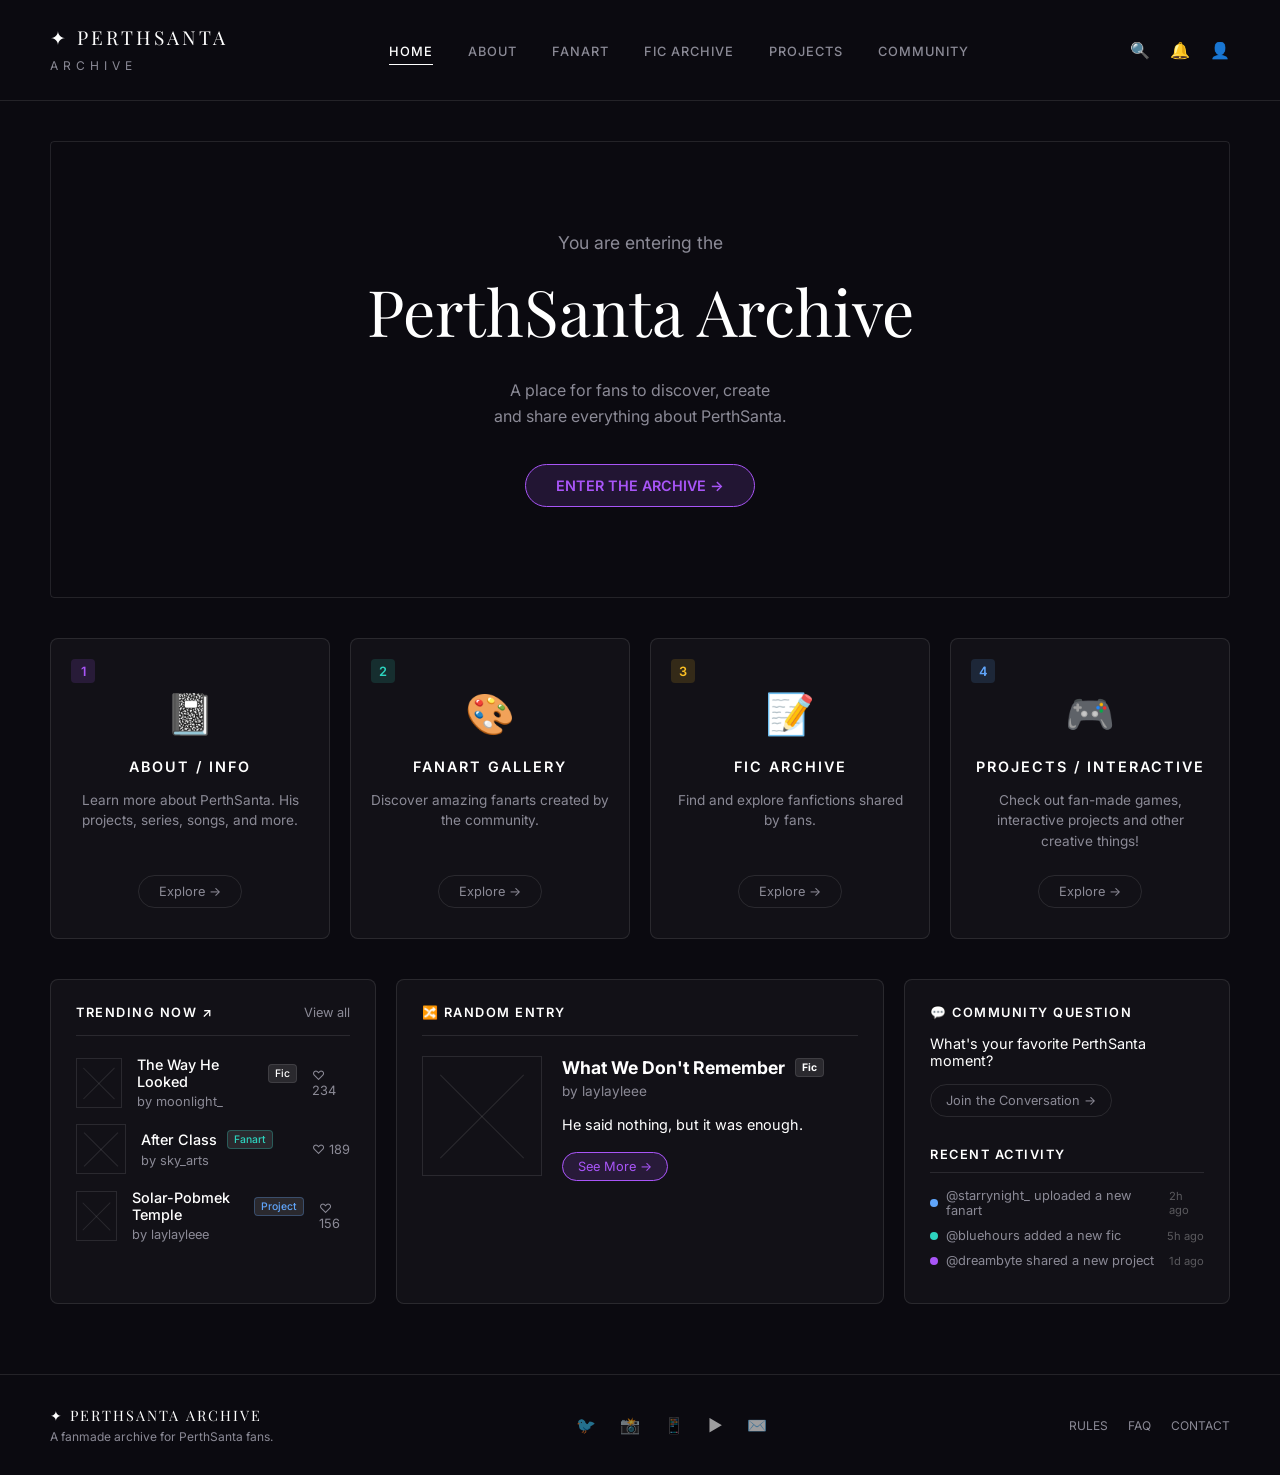
<file: index.html>
<!DOCTYPE html>
<html lang="en">
<head>
    <meta charset="UTF-8">
    <meta name="viewport" content="width=device-width, initial-scale=1.0">
    <title>PerthSanta Archive</title>
    <link rel="stylesheet" href="style.css">
    <link href="https://fonts.googleapis.com/css2?family=Playfair+Display:ital,wght@0,400;0,700;1,400&family=Inter:wght@300;400;500;600&display=swap" rel="stylesheet">
</head>
<body>

    <nav class="navbar">
        <div class="logo">✦ PERTHSANTA <br><span>ARCHIVE</span></div>
        <ul class="nav-links">
            <li><a href="index.html" class="active">HOME</a></li>
            <li><a href="about.html">ABOUT</a></li>
            <li><a href="fanart.html">FANART</a></li>
            <li><a href="fic.html">FIC ARCHIVE</a></li>
            <li><a href="projects.html">PROJECTS</a></li>
            <li><a href="community.html">COMMUNITY</a></li>
        </ul>
        <div class="nav-icons">
            <a href="search.html" style="text-decoration: none; color: inherit;"><span>🔍</span></a>
            <a href="notifications.html" style="text-decoration: none; color: inherit;"><span>🔔</span></a>
            <a href="login.html" style="text-decoration: none; color: inherit;"><span>👤</span></a>
        </div>
    </nav>

    <header class="hero">
        <div class="hero-content">
            <p class="subtitle">You are entering the</p>
            <h1 class="title">PerthSanta Archive</h1>
            <p class="description">A place for fans to discover, create<br>and share everything about PerthSanta.</p>
            <a href="#archive-menu" class="btn-primary">ENTER THE ARCHIVE →</a>
        </div>
    </header>

    <section id="archive-menu" class="cards-section">
        <div class="card card-purple">
            <div class="card-number">1</div>
            <div class="card-icon">📓</div>
            <h3>ABOUT / INFO</h3>
            <p>Learn more about PerthSanta. His projects, series, songs, and more.</p>
            <a href="about.html" class="card-btn">Explore →</a>
        </div>
        <div class="card card-green">
            <div class="card-number">2</div>
            <div class="card-icon">🎨</div>
            <h3>FANART GALLERY</h3>
            <p>Discover amazing fanarts created by the community.</p>
            <a href="fanart.html" class="card-btn">Explore →</a>
        </div>
        <div class="card card-orange">
            <div class="card-number">3</div>
            <div class="card-icon">📝</div>
            <h3>FIC ARCHIVE</h3>
            <p>Find and explore fanfictions shared by fans.</p>
            <a href="fic.html" class="card-btn">Explore →</a>
        </div>
        <div class="card card-blue">
            <div class="card-number">4</div>
            <div class="card-icon">🎮</div>
            <h3>PROJECTS / INTERACTIVE</h3>
            <p>Check out fan-made games, interactive projects and other creative things!</p>
            <a href="projects.html" class="card-btn">Explore →</a>
        </div>
    </section>

    <section class="bottom-widgets">
        <div class="widget">
            <div class="widget-header">
                <h4>TRENDING NOW ↗</h4>
                <a href="trending.html" class="view-all">View all</a>
            </div>
            <div class="trending-list">
                <div class="trending-item">
                    <div class="placeholder-img"></div>
                    <div class="trending-info">
                        <h5>The Way He Looked <span class="tag">Fic</span></h5>
                        <p>by moonlight_</p>
                    </div>
                    <div class="likes">♡ 234</div>
                </div>
                <div class="trending-item">
                    <div class="placeholder-img"></div>
                    <div class="trending-info">
                        <h5>After Class <span class="tag tag-green">Fanart</span></h5>
                        <p>by sky_arts</p>
                    </div>
                    <div class="likes">♡ 189</div>
                </div>
                <div class="trending-item">
                    <div class="placeholder-img"></div>
                    <div class="trending-info">
                        <h5>Solar-Pobmek Temple <span class="tag tag-blue">Project</span></h5>
                        <p>by laylayleee</p>
                    </div>
                    <div class="likes">♡ 156</div>
                </div>
            </div>
        </div>

        <div class="widget">
            <div class="widget-header">
                <h4>🔀 RANDOM ENTRY</h4>
            </div>
            <div class="random-content">
                <div class="placeholder-img-large"></div>
                <div class="random-info">
                    <h5>What We Don't Remember <span class="tag">Fic</span></h5>
                    <p class="author">by laylayleee</p>
                    <p class="quote">He said nothing, but it was enough.</p>
                    <a href="fic.html" class="btn-small">See More →</a>
                </div>
            </div>
        </div>

        <div class="widget community-widget">
            <div class="community-question">
                <h4>💬 COMMUNITY QUESTION</h4>
                <p>What's your favorite PerthSanta moment?</p>
                <a href="community.html" class="btn-outline">Join the Conversation →</a>
            </div>
            <div class="recent-activity">
                <h4>RECENT ACTIVITY</h4>
                <ul>
                    <li><span class="dot dot-blue"></span> @starrynight_ uploaded a new fanart <span class="time">2h ago</span></li>
                    <li><span class="dot dot-green"></span> @bluehours added a new fic <span class="time">5h ago</span></li>
                    <li><span class="dot dot-purple"></span> @dreambyte shared a new project <span class="time">1d ago</span></li>
                </ul>
            </div>
        </div>
    </section>

    <footer>
        <div class="footer-left">
            ✦ PERTHSANTA ARCHIVE<br><span>A fanmade archive for PerthSanta fans.</span>
        </div>
        <div class="footer-socials">
            <a href="#" style="text-decoration: none; color: inherit;"><span>🐦</span></a>
            <a href="#" style="text-decoration: none; color: inherit;"><span>📸</span></a>
            <a href="#" style="text-decoration: none; color: inherit;"><span>📱</span></a>
            <a href="#" style="text-decoration: none; color: inherit;"><span>▶️</span></a>
            <a href="#" style="text-decoration: none; color: inherit;"><span>✉️</span></a>
        </div>
        <div class="footer-links">
            <a href="rules.html">RULES</a>
            <a href="faq.html">FAQ</a>
            <a href="contact.html">CONTACT</a>
        </div>
    </footer>

</body>
</html>
</file>
<file: style.css>
:root {
    --bg-color: #0b0a10;
    --text-main: #ffffff;
    --text-muted: #8b8a96;
    --accent-purple: #a855f7;
    --border-color: rgba(255, 255, 255, 0.1);
    --bg-light: rgba(255, 255, 255, 0.03);
}

* { 
    margin: 0; 
    padding: 0; 
    box-sizing: border-box; 
}

html { 
    scroll-behavior: smooth; 
}

body { 
    background-color: var(--bg-color); 
    color: var(--text-main); 
    font-family: 'Inter', sans-serif; 
}

/* Navbar */
.navbar { display: flex; justify-content: space-between; align-items: center; padding: 25px 50px; border-bottom: 1px solid var(--border-color); }
.logo { font-family: 'Playfair Display', serif; font-size: 1.2rem; letter-spacing: 3px; line-height: 1.3; }
.logo span { font-size: 0.75rem; color: var(--text-muted); font-family: 'Inter', sans-serif; letter-spacing: 5px; }
.nav-links { list-style: none; display: flex; gap: 35px; }
.nav-links a { text-decoration: none; color: var(--text-muted); font-size: 0.8rem; letter-spacing: 1px; font-weight: 500; transition: color 0.3s ease; }
.nav-links a:hover, .nav-links a.active { color: var(--text-main); border-bottom: 1px solid var(--text-main); padding-bottom: 5px; }
.nav-icons { display: flex; gap: 20px; color: var(--text-muted); cursor: pointer; }

/* Hero */
.hero { text-align: center; padding: 90px 20px; margin: 40px 50px; border: 1px solid var(--border-color); border-radius: 4px; }
.subtitle { font-size: 1.1rem; color: var(--text-muted); margin-bottom: 15px; }
.title { font-family: 'Playfair Display', serif; font-size: 4rem; font-weight: 400; margin-bottom: 25px; }
.description { color: var(--text-muted); line-height: 1.6; margin-bottom: 35px; }
.btn-primary { display: inline-block; background-color: rgba(168, 85, 247, 0.15); color: var(--accent-purple); text-decoration: none; padding: 12px 30px; border-radius: 30px; border: 1px solid var(--accent-purple); font-size: 0.9rem; font-weight: 600; transition: all 0.3s ease; }
.btn-primary:hover { background-color: var(--accent-purple); color: #fff; box-shadow: 0 0 20px rgba(168, 85, 247, 0.5); }

/* 4 Cards Section */
.cards-section { display: grid; grid-template-columns: repeat(auto-fit, minmax(220px, 1fr)); gap: 20px; padding: 0 50px 40px; }
.card { background-color: var(--bg-light); border: 1px solid var(--border-color); border-radius: 8px; padding: 30px 20px; text-align: center; position: relative; transition: all 0.3s ease; }
.card:hover { transform: translateY(-5px); }
.card-number { position: absolute; top: 20px; left: 20px; width: 24px; height: 24px; border-radius: 4px; display: flex; align-items: center; justify-content: center; font-size: 0.8rem; font-weight: 600; }
.card-icon { font-size: 2.5rem; margin: 20px 0; }
.card h3 { font-size: 0.9rem; letter-spacing: 2px; margin-bottom: 15px; font-weight: 600; }
.card p { color: var(--text-muted); font-size: 0.85rem; line-height: 1.5; margin-bottom: 25px; height: 60px; }
.card-btn { display: inline-block; text-decoration: none; color: var(--text-muted); border: 1px solid var(--border-color); padding: 8px 20px; border-radius: 20px; font-size: 0.8rem; transition: all 0.3s ease; }
.card-btn:hover { color: var(--text-main); }

/* Card Colors */
.card-purple:hover { border-color: #a855f7; box-shadow: 0 0 15px rgba(168, 85, 247, 0.15); }
.card-purple .card-number { background-color: rgba(168, 85, 247, 0.15); color: #a855f7;}
.card-purple .card-btn:hover { border-color: #a855f7; }
.card-green:hover { border-color: #2dd4bf; box-shadow: 0 0 15px rgba(45, 212, 191, 0.15); }
.card-green .card-number { background-color: rgba(45, 212, 191, 0.15); color: #2dd4bf;}
.card-green .card-btn:hover { border-color: #2dd4bf; }
.card-orange:hover { border-color: #fbbf24; box-shadow: 0 0 15px rgba(251, 191, 36, 0.15); }
.card-orange .card-number { background-color: rgba(251, 191, 36, 0.15); color: #fbbf24;}
.card-orange .card-btn:hover { border-color: #fbbf24; }
.card-blue:hover { border-color: #60a5fa; box-shadow: 0 0 15px rgba(96, 165, 250, 0.15); }
.card-blue .card-number { background-color: rgba(96, 165, 250, 0.15); color: #60a5fa;}
.card-blue .card-btn:hover { border-color: #60a5fa; }

/* Bottom Widgets */
.bottom-widgets { display: grid; grid-template-columns: 1fr 1.5fr 1fr; gap: 20px; padding: 0 50px 50px; }
.widget { background-color: var(--bg-light); border: 1px solid var(--border-color); border-radius: 8px; padding: 25px; }
.widget-header { display: flex; justify-content: space-between; align-items: center; margin-bottom: 20px; border-bottom: 1px solid var(--border-color); padding-bottom: 15px; }
.widget h4 { font-size: 0.8rem; letter-spacing: 1.5px; font-weight: 600; color: var(--text-main); }
.view-all { font-size: 0.8rem; color: var(--text-muted); text-decoration: none; }

/* Trending */
.trending-item { display: flex; align-items: center; gap: 15px; margin-bottom: 15px; }
.placeholder-img { width: 50px; height: 50px; border: 1px solid var(--border-color); position: relative; }
.placeholder-img::before, .placeholder-img::after { content: ''; position: absolute; background: var(--border-color); }
.placeholder-img::before { width: 100%; height: 1px; top: 50%; left: 0; transform: rotate(45deg); }
.placeholder-img::after { width: 100%; height: 1px; top: 50%; left: 0; transform: rotate(-45deg); }
.trending-info h5 { font-size: 0.9rem; font-weight: 500; margin-bottom: 4px; display: flex; align-items: center; gap: 10px; }
.tag { font-size: 0.65rem; padding: 2px 6px; border-radius: 4px; background: rgba(255,255,255,0.1); border: 1px solid var(--border-color); }
.tag-green { color: #2dd4bf; border-color: rgba(45,212,191,0.3); }
.tag-blue { color: #60a5fa; border-color: rgba(96,165,250,0.3); }
.trending-info p { font-size: 0.8rem; color: var(--text-muted); }
.likes { margin-left: auto; font-size: 0.8rem; color: var(--text-muted); }

/* Random */
.random-content { display: flex; gap: 20px; align-items: center; }
.placeholder-img-large { width: 120px; height: 120px; border: 1px solid var(--border-color); position: relative; flex-shrink: 0; }
.placeholder-img-large::before, .placeholder-img-large::after { content: ''; position: absolute; background: var(--border-color); }
.placeholder-img-large::before { width: 100%; height: 1px; top: 50%; left: 0; transform: rotate(45deg); }
.placeholder-img-large::after { width: 100%; height: 1px; top: 50%; left: 0; transform: rotate(-45deg); }
.random-info h5 { font-size: 1.1rem; margin-bottom: 5px; display: flex; align-items: center; gap: 10px; }
.author { font-size: 0.85rem; color: var(--text-muted); margin-bottom: 15px; }
.quote { font-size: 0.9rem; line-height: 1.5; margin-bottom: 20px; color: var(--text-main); }
.btn-small { background-color: rgba(168, 85, 247, 0.15); color: var(--accent-purple); padding: 6px 15px; text-decoration: none; border-radius: 20px; font-size: 0.8rem; border: 1px solid var(--accent-purple); transition: 0.3s; }
.btn-small:hover { background-color: var(--accent-purple); color: #fff; }

/* Community */
.community-widget { display: flex; flex-direction: column; gap: 30px; }
.community-question p { font-size: 0.9rem; margin: 15px 0; color: var(--text-main); }
.btn-outline { display: inline-block; padding: 8px 15px; border: 1px solid var(--border-color); color: var(--text-muted); text-decoration: none; font-size: 0.8rem; border-radius: 20px; transition: 0.3s; }
.btn-outline:hover { color: #fff; border-color: #fff; }
.recent-activity h4 { font-size: 0.8rem; letter-spacing: 1.5px; margin-bottom: 15px; color: var(--text-main); border-bottom: 1px solid var(--border-color); padding-bottom: 10px; }
.recent-activity ul { list-style: none; }
.recent-activity li { font-size: 0.8rem; color: var(--text-muted); margin-bottom: 10px; display: flex; align-items: center; gap: 8px; }
.dot { width: 8px; height: 8px; border-radius: 50%; }
.dot-blue { background-color: #60a5fa; }
.dot-green { background-color: #2dd4bf; }
.dot-purple { background-color: #a855f7; }
.time { margin-left: auto; font-size: 0.7rem; color: rgba(255,255,255,0.3); }

/* Footer */
footer { display: flex; justify-content: space-between; align-items: center; padding: 30px 50px; border-top: 1px solid var(--border-color); margin-top: 20px; }
.footer-left { font-family: 'Playfair Display', serif; font-size: 0.9rem; letter-spacing: 2px; }
.footer-left span { font-family: 'Inter', sans-serif; font-size: 0.75rem; color: var(--text-muted); letter-spacing: 0; }
.footer-socials a { margin: 0 10px; cursor: pointer; opacity: 0.6; transition: 0.3s; }
.footer-socials a:hover { opacity: 1; }
.footer-links { display: flex; gap: 20px; font-size: 0.75rem; color: var(--text-muted); }
.footer-links a { color: var(--text-muted); text-decoration: none; transition: 0.3s; }
.footer-links a:hover { color: #fff; }

/* Responsive (iPad/Mobil Uyumluluk) */
@media (max-width: 1024px) {
    .bottom-widgets { grid-template-columns: 1fr; }
    .nav-links { display: none; }
}
</file>
